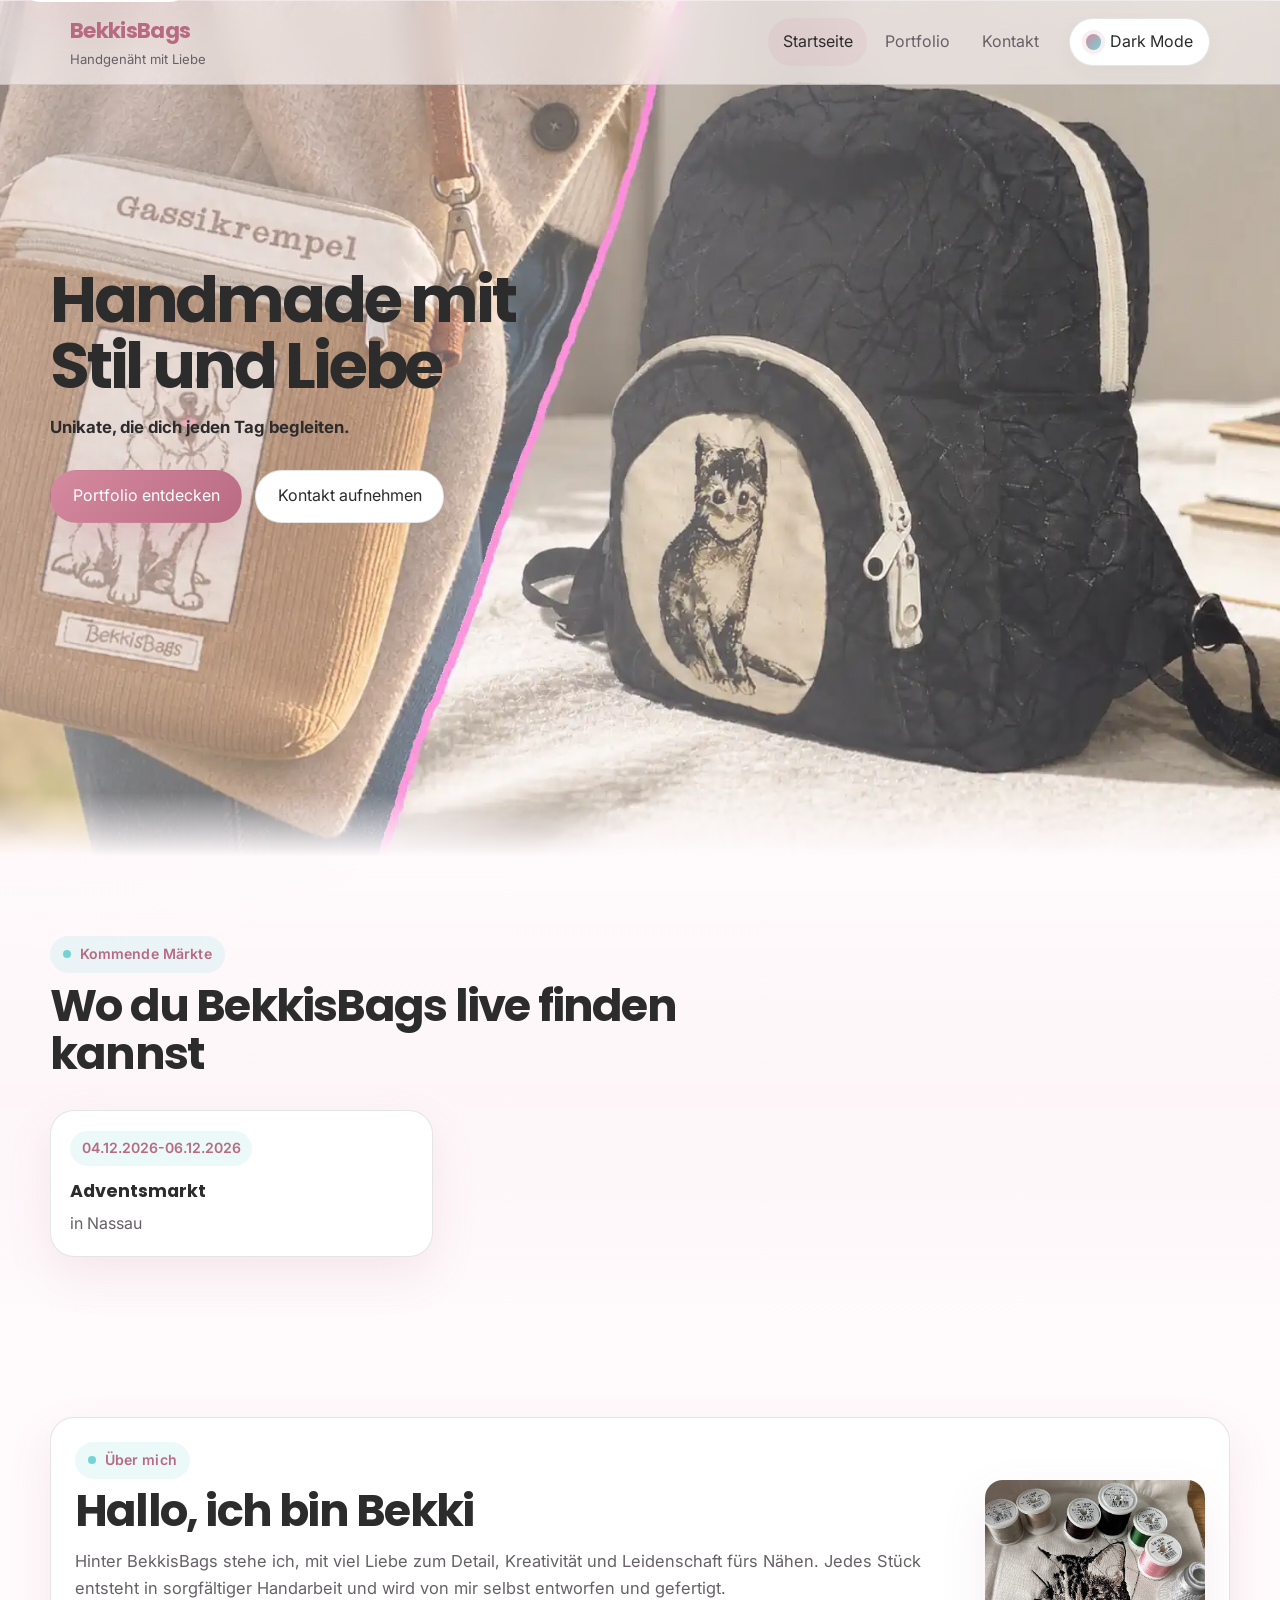
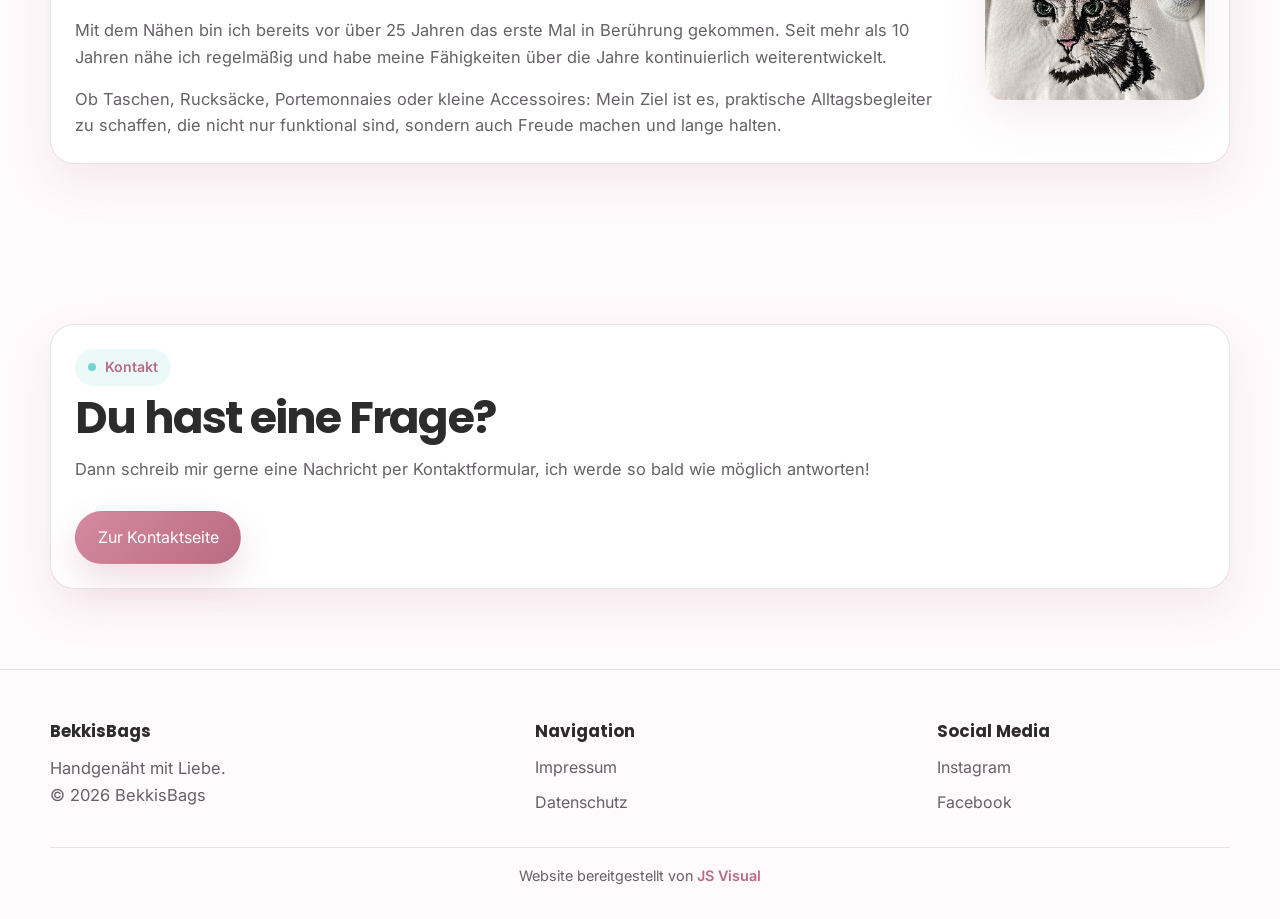
<file: index.html>
<!doctype html>
<html lang="de">
<head>
  <meta charset="utf-8">
  <meta name="viewport" content="width=device-width, initial-scale=1">
  <title>Handgenäht mit Liebe</title>
  <meta name="description" content="BekkisBags präsentiert handgenähte Taschen, Rucksäcke, Portmonees und Accessoires als stilvolles Portfolio mit Kontaktmöglichkeit.">
  <meta name="keywords" content="BekkisBags, Taschen, Rucksäcke, Portmonees, Accessoires, handgenäht, Handmade, Portfolio">
  <meta name="theme-color" content="#d68aa0">
  <meta property="og:title" content="Handgenäht mit Liebe">
  <meta property="og:description" content="Portfolio für handgefertigte Taschen, Rucksäcke, Portmonees und kreative Näharbeiten.">
  <meta property="og:image" content="assets/images/og-image.svg">
  <meta name="twitter:card" content="summary_large_image">
  <meta name="twitter:title" content="Handgenäht mit Liebe">
  <meta name="twitter:description" content="Portfolio für handgefertigte Taschen, Rucksäcke, Portmonees und kreative Näharbeiten.">
  <meta name="twitter:image" content="assets/images/og-image.svg">
  <link rel="icon" href="assets/favicon/favicon.svg" type="image/svg+xml">
  <link rel="apple-touch-icon" href="assets/favicon/favicon.svg">
  <link rel="preconnect" href="https://fonts.googleapis.com">
  <link rel="preconnect" href="https://fonts.gstatic.com" crossorigin>
  <link href="https://fonts.googleapis.com/css2?family=Inter:wght@400;500;600;700&family=Poppins:wght@500;600;700&display=swap" rel="stylesheet">
  <link rel="stylesheet" href="css/style.css">
  <link rel="stylesheet" href="css/darkmode.css">
  <script src="js/main.js" defer></script>
  <script src="js/darkmode.js" defer></script>
  <script src="js/markets.js" defer></script>
</head>
<body class="page-home">
  <a class="skip-link" href="#inhalt">Zum Inhalt springen</a>

  <header class="site-header">
    <div class="header-inner">
      <a class="brand" href="index.html" aria-label="BekkisBags Startseite">
        <span class="brand__name">BekkisBags</span>
        <span class="brand__tagline">Handgenäht mit Liebe</span>
      </a>

      <div class="header-spacer"></div>

      <button class="nav-toggle" type="button" data-nav-toggle aria-expanded="false" aria-controls="site-nav">
        <span class="nav-toggle__bars" aria-hidden="true"><span></span><span></span><span></span></span>
        <span>Menü</span>
      </button>

      <nav id="site-nav" class="site-nav" data-site-nav aria-label="Hauptnavigation">
        <ul class="site-nav__list">
          <li><a class="nav-link" href="index.html">Startseite</a></li>
          <li><a class="nav-link" href="portfolio.html">Portfolio</a></li>
          <li><a class="nav-link" href="kontakt.html">Kontakt</a></li>
        </ul>
      </nav>

      <button class="theme-toggle" type="button" data-theme-toggle aria-pressed="false">
        <span class="theme-toggle__dot" aria-hidden="true"></span>
        <span class="theme-toggle__label" data-theme-label>Dark Mode</span>
      </button>
    </div>
  </header>

  <main id="inhalt" class="site-main">
    <section class="section hero">
      <div class="container hero__grid">
        <div class="hero__content">
          <h1 class="hero__title">Handmade mit Stil und Liebe</h1>
          <p class="hero__text">
            <strong>Unikate, die dich jeden Tag begleiten.</strong>
          </p>

          <div class="home-actions">
            <a class="button button--primary" href="portfolio.html">Portfolio entdecken</a>
            <a class="button button--ghost" href="kontakt.html">Kontakt aufnehmen</a>
          </div>
        </div>
      </div>
    </section>

    <section class="section section--soft" id="maerkte">
      <div class="container" data-markets data-markets-json="data/markets.json">
        <div class="section__heading">
          <span class="eyebrow">Kommende Märkte</span>
          <h2 class="section__title">Wo du BekkisBags live finden kannst</h2>
        </div>
        <div class="markets-grid" data-markets-list></div>
        <p class="empty-state" data-markets-empty hidden>Aktuell sind keine Märkte eingetragen.</p>
      </div>
    </section>

<section class="section">
  <div class="container">
    <div class="panel about-panel">
      <div class="about-panel__content">
        <span class="eyebrow">Über mich</span>
        <h2 class="section__title">Hallo, ich bin Bekki</h2>

        <p class="section__intro">
          Hinter BekkisBags stehe ich, mit viel Liebe zum Detail, Kreativität
          und Leidenschaft fürs Nähen. Jedes Stück entsteht in sorgfältiger
          Handarbeit und wird von mir selbst entworfen und gefertigt.
        </p>

        <p class="section__intro" style="margin-top: 1rem;">
          Mit dem Nähen bin ich bereits vor über 25 Jahren das erste Mal in
          Berührung gekommen. Seit mehr als 10 Jahren nähe ich regelmäßig und
          habe meine Fähigkeiten über die Jahre kontinuierlich weiterentwickelt.
        </p>
        
        <p class="section__intro" style="margin-top: 1rem;">
          Ob Taschen, Rucksäcke, Portemonnaies oder kleine Accessoires:
          Mein Ziel ist es, praktische Alltagsbegleiter zu schaffen, die nicht
          nur funktional sind, sondern auch Freude machen und lange halten.
        </p>
      </div>

      <div class="about-panel__image">
        <img src="assets/images/about/bekki.jpg" alt="Bekki von BekkisBags">
      </div>
    </div>
  </div>
</section>
    
    <section class="section">
      <div class="container">
        <div class="panel">
          <span class="eyebrow">Kontakt</span>
          <h2 class="section__title">Du hast eine Frage?</h2>
          <p class="section__intro">
            Dann schreib mir gerne eine Nachricht per Kontaktformular, ich werde so bald wie möglich antworten!
          </p>
          <div class="home-actions">
            <a class="button button--primary" href="kontakt.html">Zur Kontaktseite</a>
          </div>
        </div>
      </div>
    </section>
  </main>

  <footer class="site-footer">
    <div class="footer-inner">
      <div>
        <h2 class="footer-title">BekkisBags</h2>
        <p class="section__intro">
          Handgenäht mit Liebe.
        </p>
        <p class="section__intro">
          © 2026 BekkisBags
        </p>
      </div>

      <div>
        <h2 class="footer-title">Navigation</h2>
        <ul class="footer-nav">
          <li><a href="impressum.html">Impressum</a></li>
          <li><a href="datenschutz.html">Datenschutz</a></li>
        </ul>
      </div>

      <div>
        <h2 class="footer-title">Social Media</h2>
        <ul class="social-list">
          <li><a href="https://www.instagram.com/bekkisbags/" target="_blank" rel="noopener noreferrer">Instagram</a></li>
          <li><a href="https://www.facebook.com/profile.php?id=61571619514822" target="_blank" rel="noopener noreferrer">Facebook</a></li>
        </ul>
      </div>
    </div>
      <p class="footer-credit">
        Website bereitgestellt von
          <a href="https://js-visual.com" target="_blank" rel="noopener noreferrer">
            JS Visual
          </a>
      </p>
  </footer>
</body>
</html>
</file>
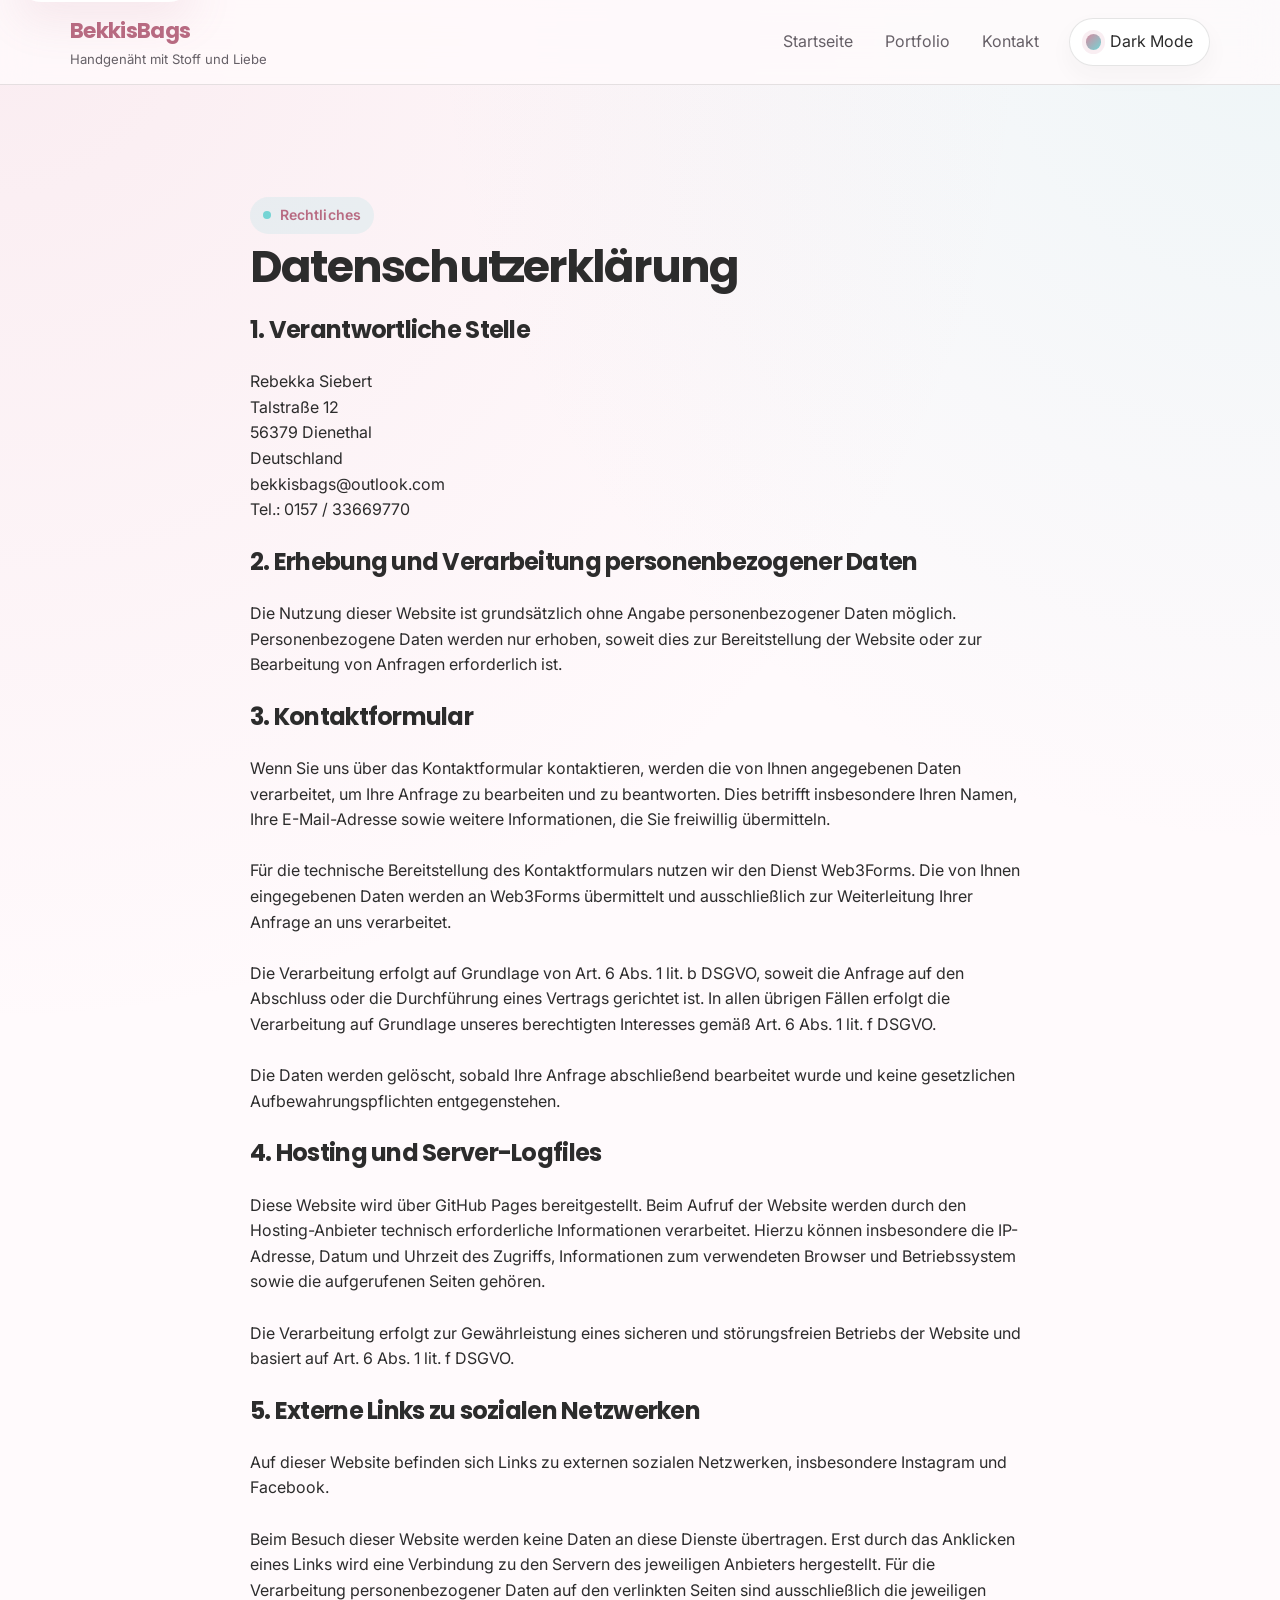
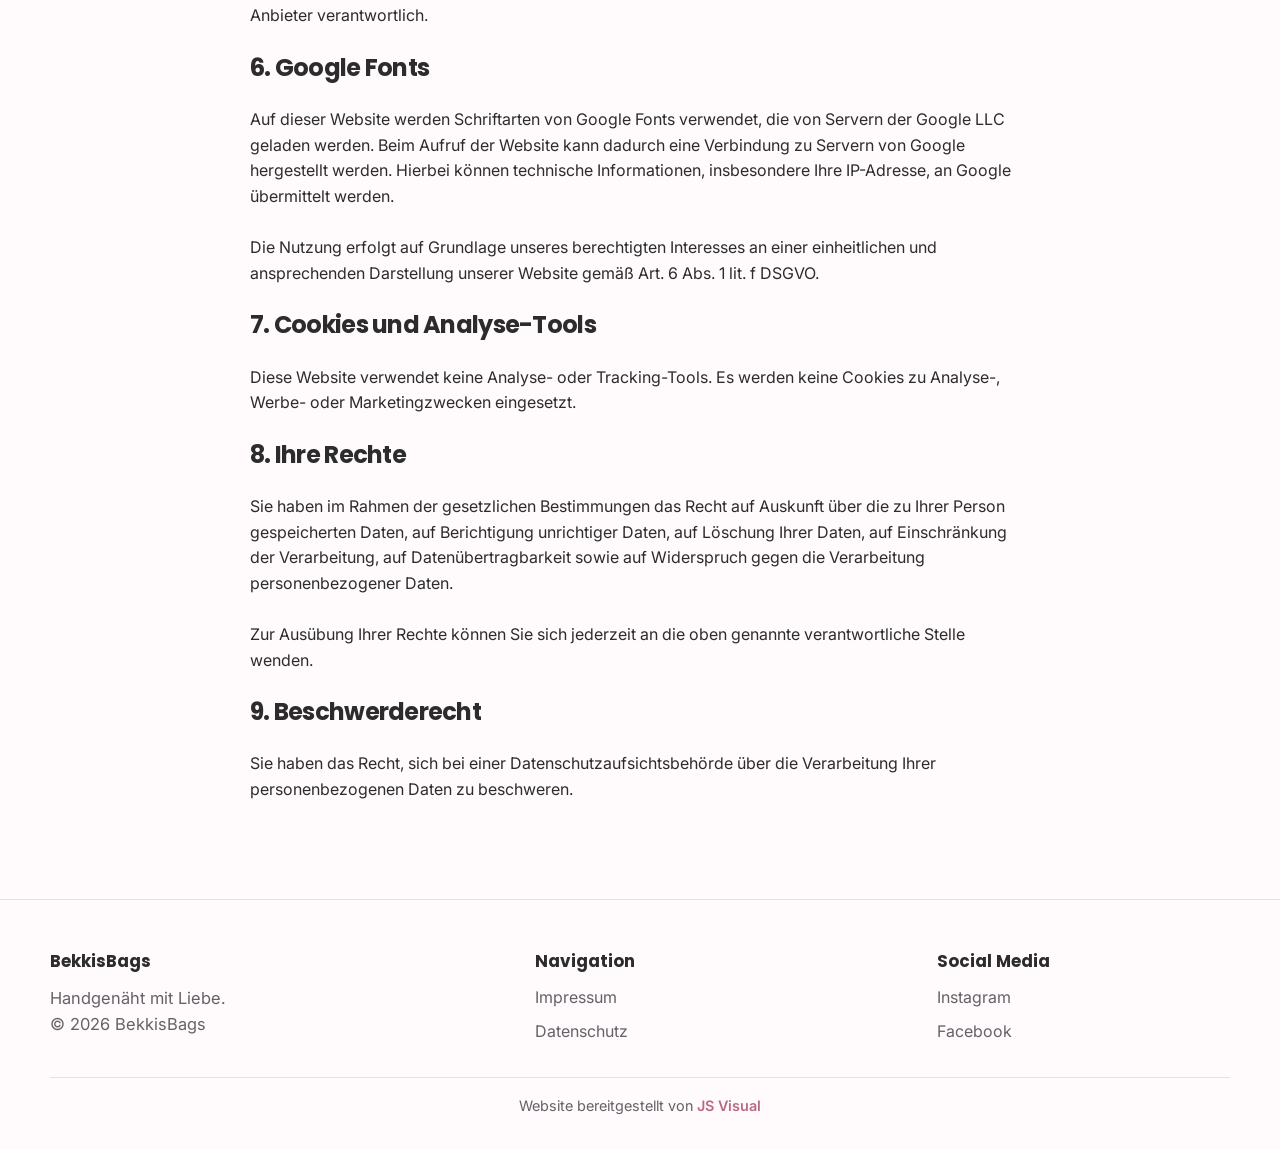
<file: datenschutz.html>
<!doctype html>
<html lang="de">
<head>
  <meta charset="utf-8">
  <meta name="viewport" content="width=device-width, initial-scale=1">
  <title>Datenschutz</title>
  <meta name="description" content="Datenschutzerklärung-Template für BekkisBags mit Hinweisen zu Web3Forms, Instagram, Facebook und GitHub Pages.">
  <meta name="keywords" content="BekkisBags, Datenschutz, Web3Forms, GitHub Pages, Instagram, Facebook">
  <meta name="theme-color" content="#d68aa0">
  <meta property="og:title" content="Datenschutz">
  <meta property="og:description" content="Datenschutzerklärung-Template für BekkisBags.">
  <meta property="og:image" content="assets/images/og-image.svg">
  <meta name="twitter:card" content="summary_large_image">
  <link rel="icon" href="assets/favicon/favicon.svg" type="image/svg+xml">
  <link rel="preconnect" href="https://fonts.googleapis.com">
  <link rel="preconnect" href="https://fonts.gstatic.com" crossorigin>
  <link href="https://fonts.googleapis.com/css2?family=Inter:wght@400;500;600;700&family=Poppins:wght@500;600;700&display=swap" rel="stylesheet">
  <link rel="stylesheet" href="css/style.css">
  <link rel="stylesheet" href="css/darkmode.css">
  <script src="js/main.js" defer></script>
  <script src="js/darkmode.js" defer></script>
</head>
<body>
  <a class="skip-link" href="#inhalt">Zum Inhalt springen</a>
  <header class="site-header">
    <div class="header-inner">
      <a class="brand" href="index.html" aria-label="BekkisBags Startseite">
        <span class="brand__name">BekkisBags</span>
        <span class="brand__tagline">Handgenäht mit Stoff und Liebe</span>
      </a>
      <div class="header-spacer"></div>
      <button class="nav-toggle" type="button" data-nav-toggle aria-expanded="false" aria-controls="site-nav">
        <span class="nav-toggle__bars" aria-hidden="true"><span></span><span></span><span></span></span>
        <span>Menü</span>
      </button>
      <nav id="site-nav" class="site-nav" data-site-nav aria-label="Hauptnavigation">
        <ul class="site-nav__list">
          <li><a class="nav-link" href="index.html">Startseite</a></li>
          <li><a class="nav-link" href="portfolio.html">Portfolio</a></li>
          <li><a class="nav-link" href="kontakt.html">Kontakt</a></li>
        </ul>
      </nav>
      <button class="theme-toggle" type="button" data-theme-toggle aria-pressed="false">
        <span class="theme-toggle__dot" aria-hidden="true"></span>
        <span class="theme-toggle__label" data-theme-label>Dark Mode</span>
      </button>
    </div>
  </header>

  <main id="inhalt" class="site-main legal-page">
    <section class="section">
      <div class="container prose">
        <span class="eyebrow">Rechtliches</span>
        <h1 class="section__title">Datenschutzerklärung</h1>

        <h2>1. Verantwortliche Stelle</h2>
        <p>
          Rebekka Siebert<br>
          Talstraße 12<br>
          56379 Dienethal<br>
          Deutschland<br>
          bekkisbags@outlook.com<br>
          Tel.: 0157 / 33669770
        </p>

        <h2>2. Erhebung und Verarbeitung personenbezogener Daten</h2>
        <p>
          Die Nutzung dieser Website ist grundsätzlich ohne Angabe personenbezogener Daten möglich. 
          Personenbezogene Daten werden nur erhoben, soweit dies zur Bereitstellung der Website oder zur Bearbeitung von Anfragen erforderlich ist.
        </p>

        <h2>3. Kontaktformular</h2>
        <p>
          Wenn Sie uns über das Kontaktformular kontaktieren, werden die von Ihnen angegebenen Daten verarbeitet, um Ihre Anfrage zu bearbeiten und zu beantworten. 
          Dies betrifft insbesondere Ihren Namen, Ihre E-Mail-Adresse sowie weitere Informationen, die Sie freiwillig übermitteln.<br><br>
          Für die technische Bereitstellung des Kontaktformulars nutzen wir den Dienst Web3Forms. Die von Ihnen eingegebenen Daten werden an Web3Forms übermittelt und 
          ausschließlich zur Weiterleitung Ihrer Anfrage an uns verarbeitet.<br><br>
          Die Verarbeitung erfolgt auf Grundlage von Art. 6 Abs. 1 lit. b DSGVO, soweit die Anfrage auf den Abschluss oder die Durchführung eines Vertrags gerichtet ist. 
          In allen übrigen Fällen erfolgt die Verarbeitung auf Grundlage unseres berechtigten Interesses gemäß Art. 6 Abs. 1 lit. f DSGVO.<br><br>
          Die Daten werden gelöscht, sobald Ihre Anfrage abschließend bearbeitet wurde und keine gesetzlichen Aufbewahrungspflichten entgegenstehen.
        </p>
        
        <h2>4. Hosting und Server-Logfiles</h2>
        <p>
          Diese Website wird über GitHub Pages bereitgestellt. Beim Aufruf der Website werden durch den Hosting-Anbieter technisch erforderliche Informationen verarbeitet. 
          Hierzu können insbesondere die IP-Adresse, Datum und Uhrzeit des Zugriffs, Informationen zum verwendeten Browser und Betriebssystem sowie die aufgerufenen Seiten gehören.<br><br>
          Die Verarbeitung erfolgt zur Gewährleistung eines sicheren und störungsfreien Betriebs der Website und basiert auf Art. 6 Abs. 1 lit. f DSGVO.
        </p>

        <h2>5. Externe Links zu sozialen Netzwerken</h2>
        <p>
          Auf dieser Website befinden sich Links zu externen sozialen Netzwerken, insbesondere Instagram und Facebook.<br><br>
          Beim Besuch dieser Website werden keine Daten an diese Dienste übertragen. Erst durch das Anklicken eines Links wird eine Verbindung 
          zu den Servern des jeweiligen Anbieters hergestellt. Für die Verarbeitung personenbezogener Daten auf den verlinkten Seiten sind ausschließlich 
          die jeweiligen Anbieter verantwortlich.
        </p>

        <h2>6. Google Fonts</h2>
        <p>
          Auf dieser Website werden Schriftarten von Google Fonts verwendet, die von Servern der Google LLC geladen werden. Beim Aufruf der Website kann dadurch eine Verbindung 
          zu Servern von Google hergestellt werden. Hierbei können technische Informationen, insbesondere Ihre IP-Adresse, an Google übermittelt werden.<br><br>
          Die Nutzung erfolgt auf Grundlage unseres berechtigten Interesses an einer einheitlichen und ansprechenden 
          Darstellung unserer Website gemäß Art. 6 Abs. 1 lit. f DSGVO.
        </p>

        <h2>7. Cookies und Analyse-Tools</h2>
        <p>
          Diese Website verwendet keine Analyse- oder Tracking-Tools. Es werden keine Cookies zu Analyse-, Werbe- oder Marketingzwecken eingesetzt.
        </p>

        <h2>8. Ihre Rechte</h2>
        <p>
          Sie haben im Rahmen der gesetzlichen Bestimmungen das Recht auf Auskunft über die zu Ihrer Person gespeicherten Daten, auf Berichtigung unrichtiger Daten, 
          auf Löschung Ihrer Daten, auf Einschränkung der Verarbeitung, auf Datenübertragbarkeit sowie auf Widerspruch gegen die Verarbeitung personenbezogener Daten.<br><br>
          Zur Ausübung Ihrer Rechte können Sie sich jederzeit an die oben genannte verantwortliche Stelle wenden.
        </p>
        
        <h2>9. Beschwerderecht</h2>
        <p>
          Sie haben das Recht, sich bei einer Datenschutzaufsichtsbehörde über die Verarbeitung Ihrer personenbezogenen Daten zu beschweren.
        </p>

      </div>
    </section>
  </main>

  <footer class="site-footer">
    <div class="footer-inner">
      <div>
        <h2 class="footer-title">BekkisBags</h2>
        <p class="section__intro">
          Handgenäht mit Liebe.
        </p>
        <p class="section__intro">
          © 2026 BekkisBags
        </p>
      </div>

      <div>
        <h2 class="footer-title">Navigation</h2>
        <ul class="footer-nav">
          <li><a href="impressum.html">Impressum</a></li>
          <li><a href="datenschutz.html">Datenschutz</a></li>
        </ul>
      </div>

      <div>
        <h2 class="footer-title">Social Media</h2>
        <ul class="social-list">
          <li><a href="https://www.instagram.com/bekkisbags/" target="_blank" rel="noopener noreferrer">Instagram</a></li>
          <li><a href="https://www.facebook.com/profile.php?id=61571619514822" target="_blank" rel="noopener noreferrer">Facebook</a></li>
        </ul>
      </div>
    </div>
      <p class="footer-credit">
        Website bereitgestellt von
          <a href="https://js-visual.com" target="_blank" rel="noopener noreferrer">
            JS Visual
          </a>
      </p>
  </footer>
</body>
</html>
</file>
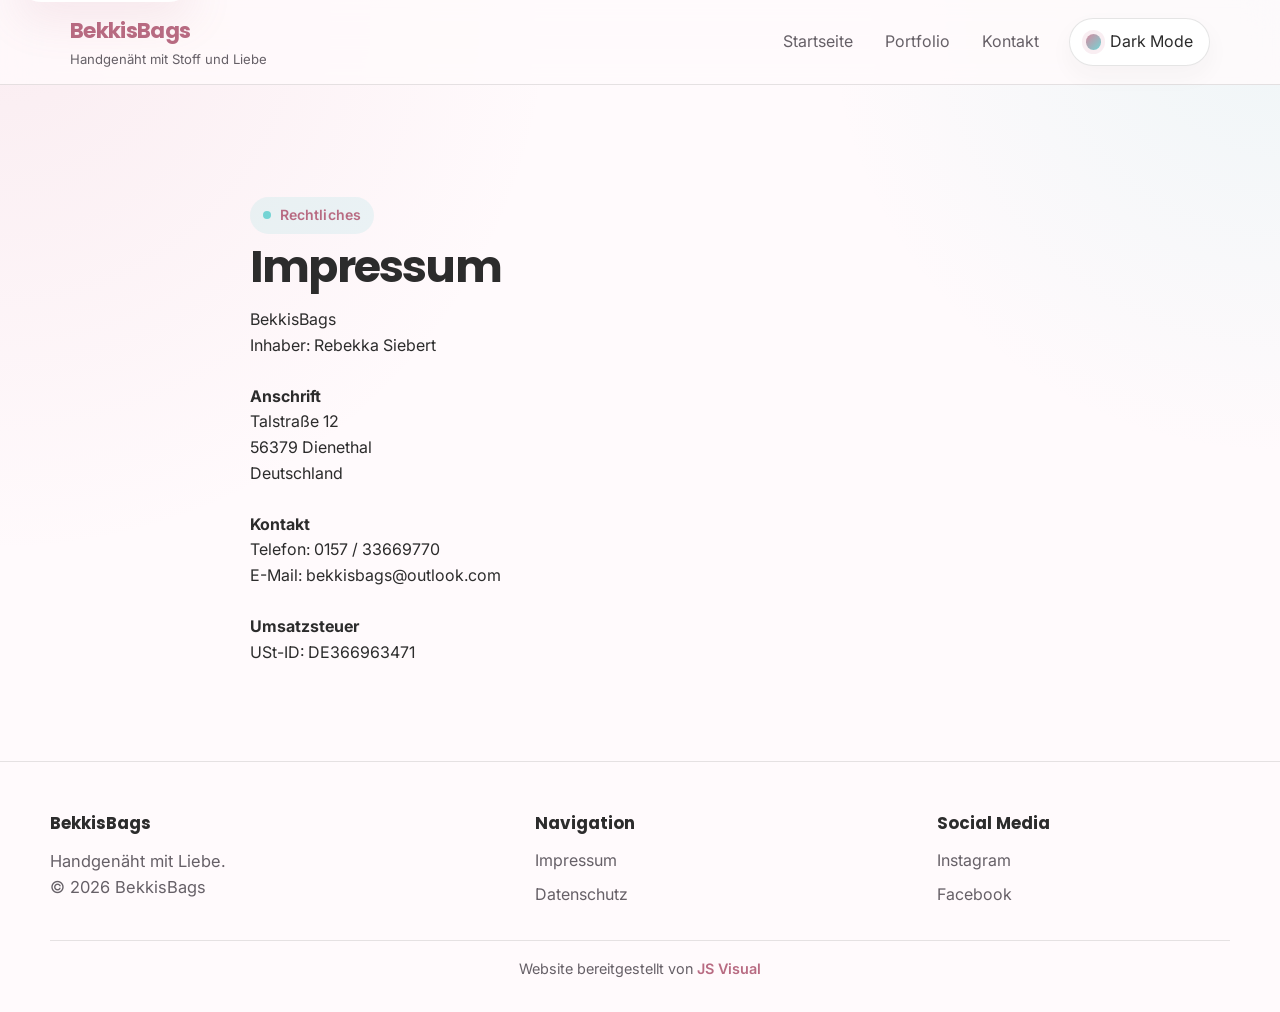
<file: impressum.html>
<!doctype html>
<html lang="de">
<head>
  <meta charset="utf-8">
  <meta name="viewport" content="width=device-width, initial-scale=1">
  <title>Impressum</title>
  <meta name="description" content="Impressum-Template für BekkisBags mit klar markierten Platzhaltern.">
  <meta name="keywords" content="BekkisBags, Impressum, Template, Platzhalter">
  <meta name="theme-color" content="#d68aa0">
  <meta property="og:title" content="Impressum">
  <meta property="og:description" content="Professionelles Impressums-Template für BekkisBags.">
  <meta property="og:image" content="assets/images/og-image.svg">
  <meta name="twitter:card" content="summary_large_image">
  <link rel="icon" href="assets/favicon/favicon.svg" type="image/svg+xml">
  <link rel="preconnect" href="https://fonts.googleapis.com">
  <link rel="preconnect" href="https://fonts.gstatic.com" crossorigin>
  <link href="https://fonts.googleapis.com/css2?family=Inter:wght@400;500;600;700&family=Poppins:wght@500;600;700&display=swap" rel="stylesheet">
  <link rel="stylesheet" href="css/style.css">
  <link rel="stylesheet" href="css/darkmode.css">
  <script src="js/main.js" defer></script>
  <script src="js/darkmode.js" defer></script>
</head>
<body>
  <a class="skip-link" href="#inhalt">Zum Inhalt springen</a>
  <header class="site-header">
    <div class="header-inner">
      <a class="brand" href="index.html" aria-label="BekkisBags Startseite">
        <span class="brand__name">BekkisBags</span>
        <span class="brand__tagline">Handgenäht mit Stoff und Liebe</span>
      </a>
      <div class="header-spacer"></div>
      <button class="nav-toggle" type="button" data-nav-toggle aria-expanded="false" aria-controls="site-nav">
        <span class="nav-toggle__bars" aria-hidden="true"><span></span><span></span><span></span></span>
        <span>Menü</span>
      </button>
      <nav id="site-nav" class="site-nav" data-site-nav aria-label="Hauptnavigation">
        <ul class="site-nav__list">
          <li><a class="nav-link" href="index.html">Startseite</a></li>
          <li><a class="nav-link" href="portfolio.html">Portfolio</a></li>
          <li><a class="nav-link" href="kontakt.html">Kontakt</a></li>
        </ul>
      </nav>
      <button class="theme-toggle" type="button" data-theme-toggle aria-pressed="false">
        <span class="theme-toggle__dot" aria-hidden="true"></span>
        <span class="theme-toggle__label" data-theme-label>Dark Mode</span>
      </button>
    </div>
  </header>

  <main id="inhalt" class="site-main legal-page">
    <section class="section">
      <div class="container prose">
        <span class="eyebrow">Rechtliches</span>
        <h1 class="section__title">Impressum</h1>

        <p>
          BekkisBags<br>
          Inhaber: Rebekka Siebert<br><br>

          <strong>Anschrift</strong><br>
          Talstraße 12<br>
          56379 Dienethal<br>
          Deutschland<br><br>

          <strong>Kontakt</strong><br>
          Telefon: 0157 / 33669770<br>
          E-Mail: bekkisbags@outlook.com<br><br>

          <strong>Umsatzsteuer</strong><br>
          USt-ID: DE366963471
        </p>

      </div>
    </section>
  </main>

  <footer class="site-footer">
    <div class="footer-inner">
      <div>
        <h2 class="footer-title">BekkisBags</h2>
        <p class="section__intro">
          Handgenäht mit Liebe.
        </p>
        <p class="section__intro">
          © 2026 BekkisBags
        </p>
      </div>

      <div>
        <h2 class="footer-title">Navigation</h2>
        <ul class="footer-nav">
          <li><a href="impressum.html">Impressum</a></li>
          <li><a href="datenschutz.html">Datenschutz</a></li>
        </ul>
      </div>

      <div>
        <h2 class="footer-title">Social Media</h2>
        <ul class="social-list">
          <li><a href="https://www.instagram.com/bekkisbags/" target="_blank" rel="noopener noreferrer">Instagram</a></li>
          <li><a href="https://www.facebook.com/profile.php?id=61571619514822" target="_blank" rel="noopener noreferrer">Facebook</a></li>
        </ul>
      </div>
    </div>
      <p class="footer-credit">
        Website bereitgestellt von
          <a href="https://js-visual.com" target="_blank" rel="noopener noreferrer">
            JS Visual
          </a>
      </p>
  </footer>
</body>
</html>
</file>
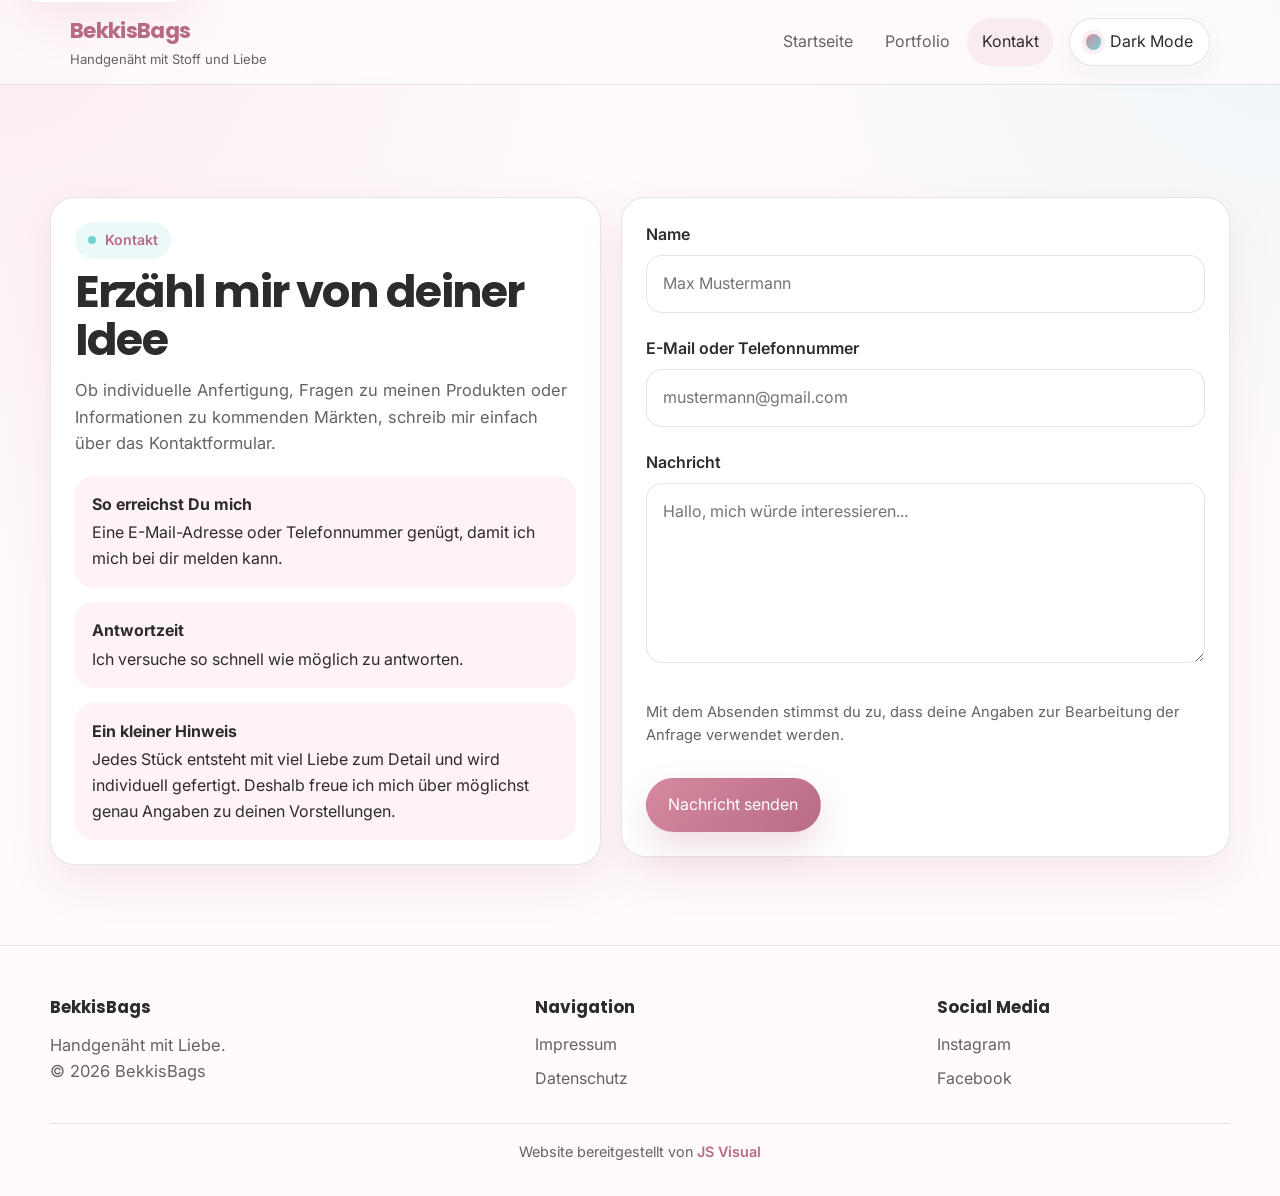
<file: kontakt.html>
<!doctype html>
<html lang="de">
<head>
  <meta charset="utf-8">
  <meta name="viewport" content="width=device-width, initial-scale=1">
  <title>Kontakt</title>
  <meta name="description" content="Kontaktformular für BekkisBags mit Web3Forms.">
  <meta name="keywords" content="BekkisBags, Kontakt, Web3Forms, Formular">
  <meta name="theme-color" content="#d68aa0">
  <meta property="og:title" content="Kontakt | BekkisBags">
  <meta property="og:description" content="Schreibe BekkisBags über das Kontaktformular.">
  <meta property="og:image" content="assets/images/og-image.svg">
  <meta name="twitter:card" content="summary_large_image">
  <link rel="icon" href="assets/favicon/favicon.svg" type="image/svg+xml">
  <link rel="preconnect" href="https://fonts.googleapis.com">
  <link rel="preconnect" href="https://fonts.gstatic.com" crossorigin>
  <link href="https://fonts.googleapis.com/css2?family=Inter:wght@400;500;600;700&family=Poppins:wght@500;600;700&display=swap" rel="stylesheet">
  <link rel="stylesheet" href="css/style.css">
  <link rel="stylesheet" href="css/darkmode.css">
  <script src="js/main.js" defer></script>
  <script src="js/darkmode.js" defer></script>
</head>
<body>
  <a class="skip-link" href="#inhalt">Zum Inhalt springen</a>
  <header class="site-header">
    <div class="header-inner">
      <a class="brand" href="index.html" aria-label="BekkisBags Startseite">
        <span class="brand__name">BekkisBags</span>
        <span class="brand__tagline">Handgenäht mit Stoff und Liebe</span>
      </a>
      <div class="header-spacer"></div>
      <button class="nav-toggle" type="button" data-nav-toggle aria-expanded="false" aria-controls="site-nav">
        <span class="nav-toggle__bars" aria-hidden="true"><span></span><span></span><span></span></span>
        <span>Menü</span>
      </button>
      <nav id="site-nav" class="site-nav" data-site-nav aria-label="Hauptnavigation">
        <ul class="site-nav__list">
          <li><a class="nav-link" href="index.html">Startseite</a></li>
          <li><a class="nav-link" href="portfolio.html">Portfolio</a></li>
          <li><a class="nav-link" href="kontakt.html">Kontakt</a></li>
        </ul>
      </nav>
      <button class="theme-toggle" type="button" data-theme-toggle aria-pressed="false">
        <span class="theme-toggle__dot" aria-hidden="true"></span>
        <span class="theme-toggle__label" data-theme-label>Dark Mode</span>
      </button>
    </div>
  </header>

  <main id="inhalt" class="site-main legal-page">
    <section class="section">
      <div class="container contact-grid">
        <div class="panel">
          <span class="eyebrow">Kontakt</span>
          <h1 class="section__title">Erzähl mir von deiner Idee</h1>
          <p class="section__intro">
            Ob individuelle Anfertigung, Fragen zu meinen Produkten oder Informationen zu kommenden Märkten, 
            schreib mir einfach über das Kontaktformular.
          </p>
          <ul class="contact-list">
            <li>
              <strong>So erreichst Du mich</strong>
              Eine E-Mail-Adresse oder Telefonnummer genügt, damit ich mich bei dir melden kann.
            </li>
            <li>
              <strong>Antwortzeit</strong>
              Ich versuche so schnell wie möglich zu antworten.
            </li>
            <li>
              <strong>Ein kleiner Hinweis</strong>
              Jedes Stück entsteht mit viel Liebe zum Detail und wird individuell gefertigt. 
              Deshalb freue ich mich über möglichst genau Angaben zu deinen Vorstellungen.
            </li>
          </ul>
        </div>

        <div class="panel">
          <form class="form" data-contact-form action="https://api.web3forms.com/submit" method="POST" novalidate>
            <input type="hidden" name="access_key" value="1a6e6c06-c015-4e72-b211-84cb80d9e97d">
            <input type="hidden" name="from_name" value="BekkisBags Website">
            <input type="hidden" name="subject" value="Neue Kontaktanfrage über BekkisBags">
            <input type="hidden" name="email" value="" data-field-reply-email>
            <input type="checkbox" name="botcheck" tabindex="-1" autocomplete="off" style="display:none;">

            <div class="form__message" data-form-message role="status" aria-live="polite" hidden></div>

            <div class="field">
              <label for="name">Name</label>
              <input id="name" name="name" type="text" autocomplete="name" placeholder="Max Mustermann" required data-field-name>
              <span class="field__error" data-error-for="name"></span>
            </div>

            <div class="field">
              <label for="contact">E-Mail oder Telefonnummer</label>
              <input id="contact" name="contact" type="text" autocomplete="email" placeholder="mustermann@gmail.com" required data-field-contact>
              <span class="field__error" data-error-for="contact"></span>
            </div>

            <div class="field">
              <label for="message">Nachricht</label>
              <textarea id="message" name="message" placeholder="Hallo, mich würde interessieren..." required data-field-message></textarea>
              <span class="field__error" data-error-for="message"></span>
            </div>

            <p class="form__meta">
              Mit dem Absenden stimmst du zu, dass deine Angaben zur Bearbeitung der Anfrage verwendet werden.
            </p>

            <div class="form__actions">
              <button class="button button--primary" type="submit">Nachricht senden</button>
            </div>
          </form>
        </div>
      </div>
    </section>
  </main>

  <footer class="site-footer">
    <div class="footer-inner">
      <div>
        <h2 class="footer-title">BekkisBags</h2>
        <p class="section__intro">
          Handgenäht mit Liebe.
        </p>
        <p class="section__intro">
          © 2026 BekkisBags
        </p>
      </div>

      <div>
        <h2 class="footer-title">Navigation</h2>
        <ul class="footer-nav">
          <li><a href="impressum.html">Impressum</a></li>
          <li><a href="datenschutz.html">Datenschutz</a></li>
        </ul>
      </div>

      <div>
        <h2 class="footer-title">Social Media</h2>
        <ul class="social-list">
          <li><a href="https://www.instagram.com/bekkisbags/" target="_blank" rel="noopener noreferrer">Instagram</a></li>
          <li><a href="https://www.facebook.com/profile.php?id=61571619514822" target="_blank" rel="noopener noreferrer">Facebook</a></li>
        </ul>
      </div>
    </div>
      <p class="footer-credit">
        Website bereitgestellt von
          <a href="https://js-visual.com" target="_blank" rel="noopener noreferrer">
            JS Visual
          </a>
      </p>
  </footer>
</body>
</html>
</file>
<file: css/style.css>
:root {
  --primary: #d68aa0;
  --primary-dark: #b86b82;
  --accent: #74d4d4;
  --background: #fffafc;
  --surface: #ffffff;
  --surface-alt: #fff3f7;
  --text: #2c2c2c;
  --muted: #666067;
  --border: rgba(44, 44, 44, 0.12);
  --shadow: 0 18px 45px rgba(182, 107, 130, 0.12);
  --radius-xl: 32px;
  --radius-lg: 24px;
  --radius-md: 18px;
  --radius-sm: 12px;
  --container: 1180px;
  --transition: 200ms ease;
  --header-height: 84px;
  color-scheme: light;
}

html {
  scroll-behavior: smooth;
}

*,
*::before,
*::after {
  box-sizing: border-box;
}

body {
  margin: 0;
  min-height: 100vh;
  font-family: "Inter", system-ui, -apple-system, BlinkMacSystemFont, "Segoe UI", sans-serif;
  background:
    radial-gradient(circle at top left, rgba(214, 138, 160, 0.12), transparent 34%),
    radial-gradient(circle at top right, rgba(116, 212, 212, 0.12), transparent 28%),
    var(--background);
  color: var(--text);
  line-height: 1.6;
  text-rendering: optimizeLegibility;
  -webkit-font-smoothing: antialiased;
}

img,
svg {
  max-width: 100%;
  display: block;
}

a {
  color: inherit;
  text-decoration: none;
}

button,
input,
textarea,
select {
  font: inherit;
}

button {
  cursor: pointer;
}

::selection {
  background: rgba(214, 138, 160, 0.22);
}

.skip-link {
  position: absolute;
  left: 1rem;
  top: -3rem;
  z-index: 1000;
  padding: 0.75rem 1rem;
  border-radius: 999px;
  background: var(--surface);
  box-shadow: var(--shadow);
  transition: top var(--transition);
}

.skip-link:focus {
  top: 1rem;
}

.site-header {
  position: sticky;
  top: 0;
  z-index: 900;
  backdrop-filter: blur(16px);
  background: color-mix(in srgb, var(--background) 82%, transparent);
  border-bottom: 1px solid var(--border);
}

body.page-home .site-header {
  background: color-mix(in srgb, var(--background) 58%, transparent);
}

.header-inner {
  max-width: var(--container);
  min-height: var(--header-height);
  margin: 0 auto;
  padding: 0 1.25rem;
  display: flex;
  align-items: center;
  gap: 1rem;
}

.brand {
  display: inline-flex;
  flex-direction: column;
  justify-content: center;
  gap: 0.05rem;
  min-width: 0;
}

.brand__name {
  font-family: "Poppins", sans-serif;
  font-size: 1.35rem;
  font-weight: 700;
  letter-spacing: -0.03em;
  color: var(--primary-dark);
}

.brand__tagline {
  font-size: 0.82rem;
  color: var(--muted);
}

.header-spacer {
  flex: 1;
}

.nav-toggle,
.theme-toggle {
  border: 1px solid var(--border);
  background: var(--surface);
  color: var(--text);
  border-radius: 999px;
  min-height: 48px;
  padding: 0 1rem;
  transition:
    transform var(--transition),
    border-color var(--transition),
    background-color var(--transition),
    color var(--transition);
  box-shadow: 0 10px 24px rgba(44, 44, 44, 0.04);
}

.nav-toggle:hover,
.theme-toggle:hover,
.nav-link:hover,
.button:hover,
.category-card:hover,
.gallery-card:hover {
  transform: translateY(-1px);
}

.nav-toggle {
  display: none;
  align-items: center;
  gap: 0.6rem;
}

.nav-toggle__bars {
  width: 18px;
  height: 12px;
  position: relative;
}

.nav-toggle__bars span {
  position: absolute;
  left: 0;
  right: 0;
  height: 2px;
  border-radius: 99px;
  background: currentColor;
  transition: transform var(--transition), top var(--transition), opacity var(--transition);
}

.nav-toggle__bars span:nth-child(1) { top: 0; }
.nav-toggle__bars span:nth-child(2) { top: 5px; }
.nav-toggle__bars span:nth-child(3) { top: 10px; }

.nav-toggle[aria-expanded="true"] .nav-toggle__bars span:nth-child(1) {
  top: 5px;
  transform: rotate(45deg);
}

.nav-toggle[aria-expanded="true"] .nav-toggle__bars span:nth-child(2) {
  opacity: 0;
}

.nav-toggle[aria-expanded="true"] .nav-toggle__bars span:nth-child(3) {
  top: 5px;
  transform: rotate(-45deg);
}

.site-nav {
  display: flex;
  align-items: center;
  gap: 0.4rem;
}

.site-nav__list {
  display: flex;
  align-items: center;
  gap: 0.2rem;
  list-style: none;
  margin: 0;
  padding: 0;
}

.nav-link {
  display: inline-flex;
  align-items: center;
  min-height: 48px;
  padding: 0 0.9rem;
  border-radius: 999px;
  color: var(--muted);
  transition:
    transform var(--transition),
    color var(--transition),
    background-color var(--transition);
}

.nav-link:hover,
.nav-link[aria-current="page"] {
  color: var(--text);
  background: rgba(214, 138, 160, 0.12);
}

.theme-toggle {
  display: inline-flex;
  align-items: center;
  gap: 0.55rem;
  white-space: nowrap;
}

.theme-toggle__dot {
  width: 0.95rem;
  height: 0.95rem;
  border-radius: 50%;
  background: linear-gradient(135deg, var(--primary), var(--accent));
  box-shadow: 0 0 0 4px rgba(214, 138, 160, 0.14);
}

.site-main {
  width: 100%;
}

.section {
  padding: 5rem 1.25rem;
}

.section--soft {
  background: linear-gradient(180deg, transparent, rgba(214, 138, 160, 0.04), transparent);
}

.container {
  max-width: var(--container);
  margin: 0 auto;
}

.eyebrow {
  display: inline-flex;
  align-items: center;
  gap: 0.55rem;
  padding: 0.45rem 0.8rem;
  border-radius: 999px;
  background: rgba(116, 212, 212, 0.14);
  color: var(--primary-dark);
  font-size: 0.88rem;
  font-weight: 600;
  letter-spacing: 0.01em;
}

.eyebrow::before {
  content: "";
  width: 0.5rem;
  height: 0.5rem;
  border-radius: 50%;
  background: var(--accent);
}

.hero {
  position: relative;
  min-height: 95vh;
  z-index: 0;
  margin-top: calc(var(--header-height) * -1);
  padding-top: calc(var(--header-height) + 3rem);
  padding-bottom: 5rem;
  overflow: hidden;
  background-image:
    linear-gradient(
      90deg,
      rgba(255, 250, 252, 0.50) 0%,
      rgba(255, 250, 252, 0.40) 34%,
      rgba(255, 250, 252, 0.30) 64%,
      rgba(255, 250, 252, 0.10) 100%
    ),
    url("../assets/images/hero/hero.webp");
  background-size: cover;
  background-position: center right;
  background-repeat: no-repeat;
  isolation: isolate;
}

.hero__grid {
  display: grid;
  grid-template-columns: minmax(0, 1fr);
  align-items: center;
}

.hero__content {
  position: relative;
  z-index: 1;
  max-width: 42rem;
  margin-top: 8rem;
}

.hero__brand {
  display: inline-flex;
  margin-bottom: 0.5rem;
  font-family: "Poppins", sans-serif;
  font-size: 0.94rem;
  font-weight: 700;
  letter-spacing: 0.18em;
  text-transform: uppercase;
  color: var(--primary-dark);
}

.hero__title {
  margin: 0.4rem 0 1rem;
  font-family: "Poppins", sans-serif;
  font-size: clamp(2.2rem, 5vw, 4.2rem);
  line-height: 1.02;
  letter-spacing: -0.05em;
  max-width: 12ch;
}

.hero__text {
  margin: 0;
  max-width: 40rem;
  color: var(--text);
  font-size: 1.05rem;
}

.hero__actions {
  display: flex;
  flex-wrap: wrap;
  gap: 0.8rem;
  margin-top: 1.6rem;
}

.button {
  display: inline-flex;
  align-items: center;
  justify-content: center;
  gap: 0.55rem;
  min-height: 50px;
  padding: 0.8rem 1.35rem;
  border-radius: 999px;
  border: 1px solid transparent;
  transition:
    transform var(--transition),
    background-color var(--transition),
    color var(--transition),
    border-color var(--transition);
}

.button--primary {
  background: linear-gradient(135deg, var(--primary), var(--primary-dark));
  color: #fff;
  box-shadow: 0 16px 34px rgba(182, 107, 130, 0.22);
}

.button--ghost {
  background: var(--surface);
  border-color: var(--border);
  color: var(--text);
}

.home-actions {
  display: flex;
  flex-wrap: wrap;
  gap: 0.8rem;
  margin-top: 1.8rem;
}

.hero::after {
  content: "";
  position: absolute;
  left: 0;
  right: 0;
  bottom: -1px;
  height: clamp(6rem, 14vw, 12rem);
  background: linear-gradient(180deg, rgba(255, 250, 252, 0) 0%, var(--background) 100%);
  pointer-events: none;
  z-index: 0;
  height: 4rem;
}

.section__heading {
  max-width: 48rem;
  margin-bottom: 2rem;
}

.section__title {
  margin: 0.55rem 0 0.8rem;
  font-family: "Poppins", sans-serif;
  font-size: clamp(1.8rem, 3.5vw, 2.8rem);
  line-height: 1.08;
  letter-spacing: -0.04em;
}

.section__intro {
  margin: 0;
  color: var(--muted);
  font-size: 1.03rem;
}

.section__subtitle {
  margin: 0;
  font-family: "Poppins", sans-serif;
  font-size: 1.6rem;
  letter-spacing: -0.03em;
}

.about-grid,
.category-grid,
.contact-grid {
  display: grid;
  gap: 1.2rem;
}

.about-grid {
  grid-template-columns: 1.2fr 0.8fr;
}

.panel {
  padding: 1.5rem;
  border-radius: var(--radius-lg);
  background: var(--surface);
  border: 1px solid var(--border);
  box-shadow: var(--shadow);
}

.bullet-list {
  list-style: none;
  margin: 1rem 0 0;
  padding: 0;
  display: grid;
  gap: 0.85rem;
}

.bullet-list li {
  display: flex;
  gap: 0.75rem;
  align-items: flex-start;
}

.bullet-list li::before {
  content: "";
  width: 0.75rem;
  height: 0.75rem;
  margin-top: 0.35rem;
  border-radius: 50%;
  background: linear-gradient(135deg, var(--primary), var(--accent));
  flex: 0 0 auto;
}

.stat-grid {
  display: grid;
  grid-template-columns: repeat(2, minmax(0, 1fr));
  gap: 0.9rem;
}

.stat {
  padding: 1.05rem;
  border-radius: 18px;
  background: var(--surface-alt);
}

.stat__value {
  display: block;
  font-family: "Poppins", sans-serif;
  font-size: 1.6rem;
  color: var(--primary-dark);
  line-height: 1;
}

.stat__label {
  display: block;
  margin-top: 0.35rem;
  color: var(--muted);
}

.category-grid {
  grid-template-columns: repeat(5, minmax(0, 1fr));
}

.category-card {
  display: flex;
  flex-direction: column;
  overflow: hidden;
  border-radius: var(--radius-lg);
  background: var(--surface);
  border: 1px solid var(--border);
  box-shadow: var(--shadow);
  min-height: 100%;
  transition:
    transform var(--transition),
    box-shadow var(--transition);
}

.category-card__media {
  aspect-ratio: 4 / 5;
  background: linear-gradient(135deg, rgba(214, 138, 160, 0.12), rgba(116, 212, 212, 0.12));
}

.category-card__media img {
  width: 100%;
  height: 100%;
  object-fit: cover;
}

.category-card__body {
  padding: 1rem 1rem 1.15rem;
}

.category-card__title {
  margin: 0 0 0.35rem;
  font-family: "Poppins", sans-serif;
  font-size: 1.1rem;
}

.category-card__text {
  margin: 0;
  color: var(--muted);
  font-size: 0.96rem;
}

.markets-grid {
  display: grid;
  grid-template-columns: repeat(3, minmax(0, 1fr));
  gap: 1rem;
}

.market-card {
  padding: 1.2rem;
  border-radius: var(--radius-lg);
  background: var(--surface);
  border: 1px solid var(--border);
  box-shadow: var(--shadow);
}

.market-card__date {
  display: inline-flex;
  margin-bottom: 0.7rem;
  padding: 0.4rem 0.72rem;
  border-radius: 999px;
  background: rgba(116, 212, 212, 0.14);
  color: var(--primary-dark);
  font-size: 0.88rem;
  font-weight: 600;
}

.market-card__title {
  margin: 0 0 0.35rem;
  font-family: "Poppins", sans-serif;
  font-size: 1.1rem;
}

.market-card__meta {
  margin: 0;
  color: var(--muted);
}

.empty-state {
  padding: 1.3rem 1.5rem;
  border-radius: var(--radius-lg);
  background: var(--surface-alt);
  border: 1px dashed rgba(214, 138, 160, 0.45);
  color: var(--muted);
}

.gallery-wrap {
  display: grid;
  gap: 1rem;
}

.portfolio-filters {
  display: flex;
  flex-wrap: wrap;
  gap: 0.7rem;
  margin-bottom: 1.5rem;
}

.filter-button {
  min-height: 44px;
  padding: 0.68rem 1.05rem;
  border-radius: 999px;
  border: 1px solid var(--border);
  background: var(--surface);
  color: var(--muted);
  transition:
    transform var(--transition),
    background-color var(--transition),
    color var(--transition),
    border-color var(--transition),
    box-shadow var(--transition);
}

.filter-button:hover {
  transform: translateY(-1px);
  color: var(--text);
  border-color: rgba(214, 138, 160, 0.35);
  box-shadow: 0 12px 24px rgba(44, 44, 44, 0.05);
}

.filter-button.is-active {
  background: linear-gradient(135deg, var(--primary), var(--primary-dark));
  color: #fff;
  border-color: transparent;
  box-shadow: 0 16px 34px rgba(182, 107, 130, 0.22);
}

.gallery-grid {
  column-count: 3;
  column-gap: 1rem;
}

.gallery-card {
  display: inline-flex;
  width: 100%;
  margin: 0 0 1rem;
  padding: 0;
  border: 0;
  background: transparent;
  text-align: left;
  break-inside: avoid;
  overflow: hidden;
  border-radius: var(--radius-lg);
  box-shadow: var(--shadow);
}

.gallery-card__figure {
  margin: 0;
  background: var(--surface);
  border: 1px solid var(--border);
  border-radius: inherit;
  overflow: hidden;
}

.gallery-card__figure img {
  width: 100%;
  height: auto;
}

.gallery-card__caption {
  padding: 0.85rem 1rem 1rem;
}

.gallery-card__caption strong {
  display: block;
  margin-bottom: 0.2rem;
  font-family: "Poppins", sans-serif;
}

.gallery-card__caption span {
  color: var(--muted);
  font-size: 0.92rem;
}

.gallery-tools {
  display: flex;
  justify-content: space-between;
  gap: 1rem;
  align-items: flex-end;
}

.gallery-note {
  margin: 0;
  color: var(--muted);
  max-width: 52rem;
}

.gallery-note code {
  padding: 0.12rem 0.38rem;
  border-radius: 999px;
  background: rgba(214, 138, 160, 0.12);
}

.lightbox {
  position: fixed;
  inset: 0;
  z-index: 1200;
  display: none;
  place-items: center;
  padding: 1rem;
  background: rgba(15, 15, 15, 0.8);
}

.lightbox.is-open {
  display: grid;
}

.lightbox__dialog {
  width: min(1100px, 100%);
  max-height: 92vh;
  display: grid;
  gap: 0.8rem;
  color: #fff;
}

.lightbox__frame {
  position: relative;
  border-radius: 26px;
  overflow: hidden;
  background: #111;
  box-shadow: 0 30px 100px rgba(0, 0, 0, 0.38);
}

.lightbox__frame img {
  width: 100%;
  height: min(80vh, 960px);
  object-fit: contain;
  background: #111;
}

.lightbox__bar {
  display: flex;
  justify-content: space-between;
  gap: 0.75rem;
  align-items: center;
}

.lightbox__title {
  font-family: "Poppins", sans-serif;
  font-size: 1rem;
}

.lightbox__controls {
  display: flex;
  gap: 0.5rem;
}

.icon-button {
  min-width: 48px;
  min-height: 48px;
  border: 1px solid rgba(255, 255, 255, 0.18);
  color: #fff;
  background: rgba(255, 255, 255, 0.08);
  border-radius: 999px;
}

.contact-grid {
  grid-template-columns: 0.95fr 1.05fr;
  align-items: start;
}

.contact-list {
  list-style: none;
  padding: 0;
  margin: 1.2rem 0 0;
  display: grid;
  gap: 0.9rem;
}

.contact-list li {
  padding: 1rem 1.05rem;
  border-radius: 18px;
  background: var(--surface-alt);
}

.contact-list strong {
  display: block;
  margin-bottom: 0.2rem;
}

.form {
  display: grid;
  gap: 1rem;
}

.field {
  display: grid;
  gap: 0.45rem;
}

.field label {
  font-weight: 600;
}

.field input,
.field textarea {
  width: 100%;
  padding: 0.95rem 1rem;
  border-radius: 16px;
  border: 1px solid var(--border);
  background: var(--surface);
  color: var(--text);
  transition: border-color var(--transition), box-shadow var(--transition);
}

.field input:focus,
.field textarea:focus {
  outline: none;
  border-color: rgba(214, 138, 160, 0.65);
  box-shadow: 0 0 0 4px rgba(214, 138, 160, 0.12);
}

.field textarea {
  min-height: 180px;
  resize: vertical;
}

.form__meta {
  font-size: 0.92rem;
  color: var(--muted);
}

.form__message {
  display: none;
  padding: 0.95rem 1rem;
  border-radius: 16px;
  border: 1px solid transparent;
}

.form__message.is-visible {
  display: block;
}

.form__message--success {
  background: rgba(116, 212, 212, 0.14);
  border-color: rgba(116, 212, 212, 0.35);
  color: var(--text);
}

.form__message--error {
  background: rgba(214, 138, 160, 0.12);
  border-color: rgba(214, 138, 160, 0.35);
  color: var(--text);
}

.field__error {
  color: #b4003b;
  font-size: 0.92rem;
}

.form__actions {
  display: flex;
  flex-wrap: wrap;
  gap: 0.75rem;
  align-items: center;
}

.site-footer {
  padding: 3rem 1.25rem 2rem;
  border-top: 1px solid var(--border);
  background: color-mix(in srgb, var(--background) 92%, var(--surface));
}

.footer-inner {
  max-width: var(--container);
  margin: 0 auto;
  display: grid;
  grid-template-columns: 1.1fr 0.9fr 0.7fr;
  gap: 1.5rem;
  align-items: start;
}

.footer-title {
  margin: 0 0 0.65rem;
  font-family: "Poppins", sans-serif;
  font-size: 1.05rem;
}

.footer-nav,
.social-list {
  list-style: none;
  margin: 0;
  padding: 0;
  display: grid;
  gap: 0.55rem;
}

.footer-nav a,
.social-list a {
  color: var(--muted);
}

.footer-nav a:hover,
.social-list a:hover {
  color: var(--text);
}

.footer-copy {
  margin: 1.5rem auto 0;
  max-width: var(--container);
  color: var(--muted);
  font-size: 0.92rem;
}

.legal-page {
  padding-top: 2rem;
}

.prose {
  max-width: 78ch;
}

.prose h2,
.prose h3 {
  font-family: "Poppins", sans-serif;
  letter-spacing: -0.03em;
}

.prose p,
.prose li {
  color: var(--text);
}

.prose .note {
  padding: 1rem 1.1rem;
  border-radius: 16px;
  background: rgba(214, 138, 160, 0.08);
  border: 1px solid rgba(214, 138, 160, 0.16);
}

.hide-on-desktop {
  display: none;
}

@media (max-width: 1100px) {
  .about-grid,
  .contact-grid,
  .footer-inner {
    grid-template-columns: 1fr;
  }

  .category-grid {
    grid-template-columns: repeat(2, minmax(0, 1fr));
  }

  .markets-grid {
    grid-template-columns: repeat(2, minmax(0, 1fr));
  }
}

@media (max-width: 880px) {
  .nav-toggle {
    display: inline-flex;
  }

  .site-nav {
    position: absolute;
    top: calc(var(--header-height) - 0.4rem);
    right: 1.25rem;
    left: 1.25rem;
    display: none;
    flex-direction: column;
    align-items: stretch;
    gap: 0.75rem;
    padding: 0.9rem;
    border-radius: 24px;
    background: var(--surface);
    border: 1px solid var(--border);
    box-shadow: var(--shadow);
  }

  .site-nav.is-open {
    display: flex;
  }

  .site-nav__list {
    flex-direction: column;
    align-items: stretch;
  }

  .nav-link {
    justify-content: center;
  }

  .nav-link:hover {
    transform: none;
  }

  .theme-toggle {
    justify-content: center;
  }

  .stat-grid,
  .markets-grid,
  .category-grid {
    grid-template-columns: 1fr;
  }

  .gallery-grid {
    column-count: 2;
  }

  .gallery-tools {
    flex-direction: column;
    align-items: flex-start;
  }
}

@media (max-width: 640px) {
  :root {
    --header-height: 76px;
  .hero {
    background-position: 8% center;
        background-image:
      linear-gradient(
        rgba(184, 184, 184, 0.50),
        rgba(221, 221, 221, 0.50)
      ),
      url("../assets/images/hero/hero.webp");
  }
}

  .header-inner {
    padding-inline: 1rem;
  }

  .section {
    padding: 3.5rem 1rem;
  }

  .hero {
    padding-top: calc(var(--header-height) + 2.5rem);
    padding-bottom: 4rem;
    background-image:
      url("../assets/images/hero/hero.webp");
  }

  .brand__tagline {
    display: none;
  }

  .hero__title {
    font-size: clamp(2.2rem, 12vw, 3.2rem);
  }

  .gallery-grid {
    column-count: 1;
  }

  .portfolio-filters {
    gap: 0.55rem;
  }

  .filter-button {
    flex: 1 1 calc(50% - 0.55rem);
    justify-content: center;
  }

  .lightbox__bar {
    align-items: flex-start;
    flex-direction: column;
  }

  .lightbox__frame img {
    height: auto;
  }

  .theme-toggle__label {
    display: none;
  }

  .hide-on-mobile {
    display: none;
  }
}

.footer-credit {
  max-width: var(--container);
  margin: 2rem auto 0;
  padding-top: 1rem;
  border-top: 1px solid var(--border);
  text-align: center;
  font-size: 0.9rem;
  color: var(--muted);
}

.footer-credit a {
  color: var(--primary-dark);
  font-weight: 600;
  transition: color var(--transition);
}

.footer-credit a:hover {
  color: var(--primary);
}

.about-panel {
  display: grid;
  grid-template-columns: 1fr 220px;
  gap: 2rem;
  align-items: center;
}

.about-panel__image img {
  width: 100%;
  aspect-ratio: 1;
  object-fit: cover;
  border-radius: 18px;
  box-shadow: var(--shadow);
}

@media (max-width: 640px) {
  .about-panel {
    grid-template-columns: 1fr;
  }

  .about-panel__image {
    order: -1;
    max-width: 220px;
    margin: 0 auto;
  }
}
</file>
<file: css/darkmode.css>
/* ==========================================================================
   BekkisBags - Dark Mode
   --------------------------------------------------------------------------
   Diese Datei überschreibt nur die Farbvariablen und wenige Detailwerte,
   damit der dunkle Modus leicht verständlich und gut wartbar bleibt.
   ========================================================================== */

html[data-theme="dark"] {
  color-scheme: dark;
  --background: #181818;
  --surface: #242424;
  --surface-alt: #2b2b2b;
  --text: #f5f5f5;
  --muted: #c9c2c6;
  --border: rgba(245, 245, 245, 0.1);
  --shadow: 0 18px 45px rgba(0, 0, 0, 0.34);
}

html[data-theme="dark"] body {
  background:
    radial-gradient(circle at top left, rgba(214, 138, 160, 0.12), transparent 34%),
    radial-gradient(circle at top right, rgba(116, 212, 212, 0.1), transparent 28%),
    var(--background);
}

html[data-theme="dark"] .site-header,
html[data-theme="dark"] .site-footer {
  background: color-mix(in srgb, var(--background) 85%, #000);
}

html[data-theme="dark"] body.page-home .site-header {
  background: color-mix(in srgb, var(--background) 62%, #000);
}

html[data-theme="dark"] .nav-link[aria-current="page"],
html[data-theme="dark"] .nav-link:hover {
  background: rgba(214, 138, 160, 0.18);
}

html[data-theme="dark"] .info-card,
html[data-theme="dark"] .panel,
html[data-theme="dark"] .market-card,
html[data-theme="dark"] .category-card,
html[data-theme="dark"] .gallery-card__figure,
html[data-theme="dark"] .contact-list li,
html[data-theme="dark"] .field input,
html[data-theme="dark"] .field textarea {
  background: var(--surface);
}

html[data-theme="dark"] .empty-state,
html[data-theme="dark"] .note {
  background: rgba(214, 138, 160, 0.08);
}

html[data-theme="dark"] .button--ghost {
  background: var(--surface);
  color: var(--text);
}

html[data-theme="dark"] .hero {
  background-image:
    linear-gradient(
      90deg,
      rgba(24, 24, 24, 0.94) 0%,
      rgba(24, 24, 24, 0.88) 34%,
      rgba(24, 24, 24, 0.54) 64%,
      rgba(24, 24, 24, 0.2) 100%
    ),
    url("../assets/images/hero/hero.webp");
}

@media (max-width: 640px) {
  html[data-theme="dark"] .hero {
    background-image:
      linear-gradient(
        90deg,
        rgba(24, 24, 24, 0.96) 0%,
        rgba(24, 24, 24, 0.9) 50%,
        rgba(24, 24, 24, 0.68) 100%
      ),
      url("../assets/images/hero/hero.webp");
  }
}
</file>
